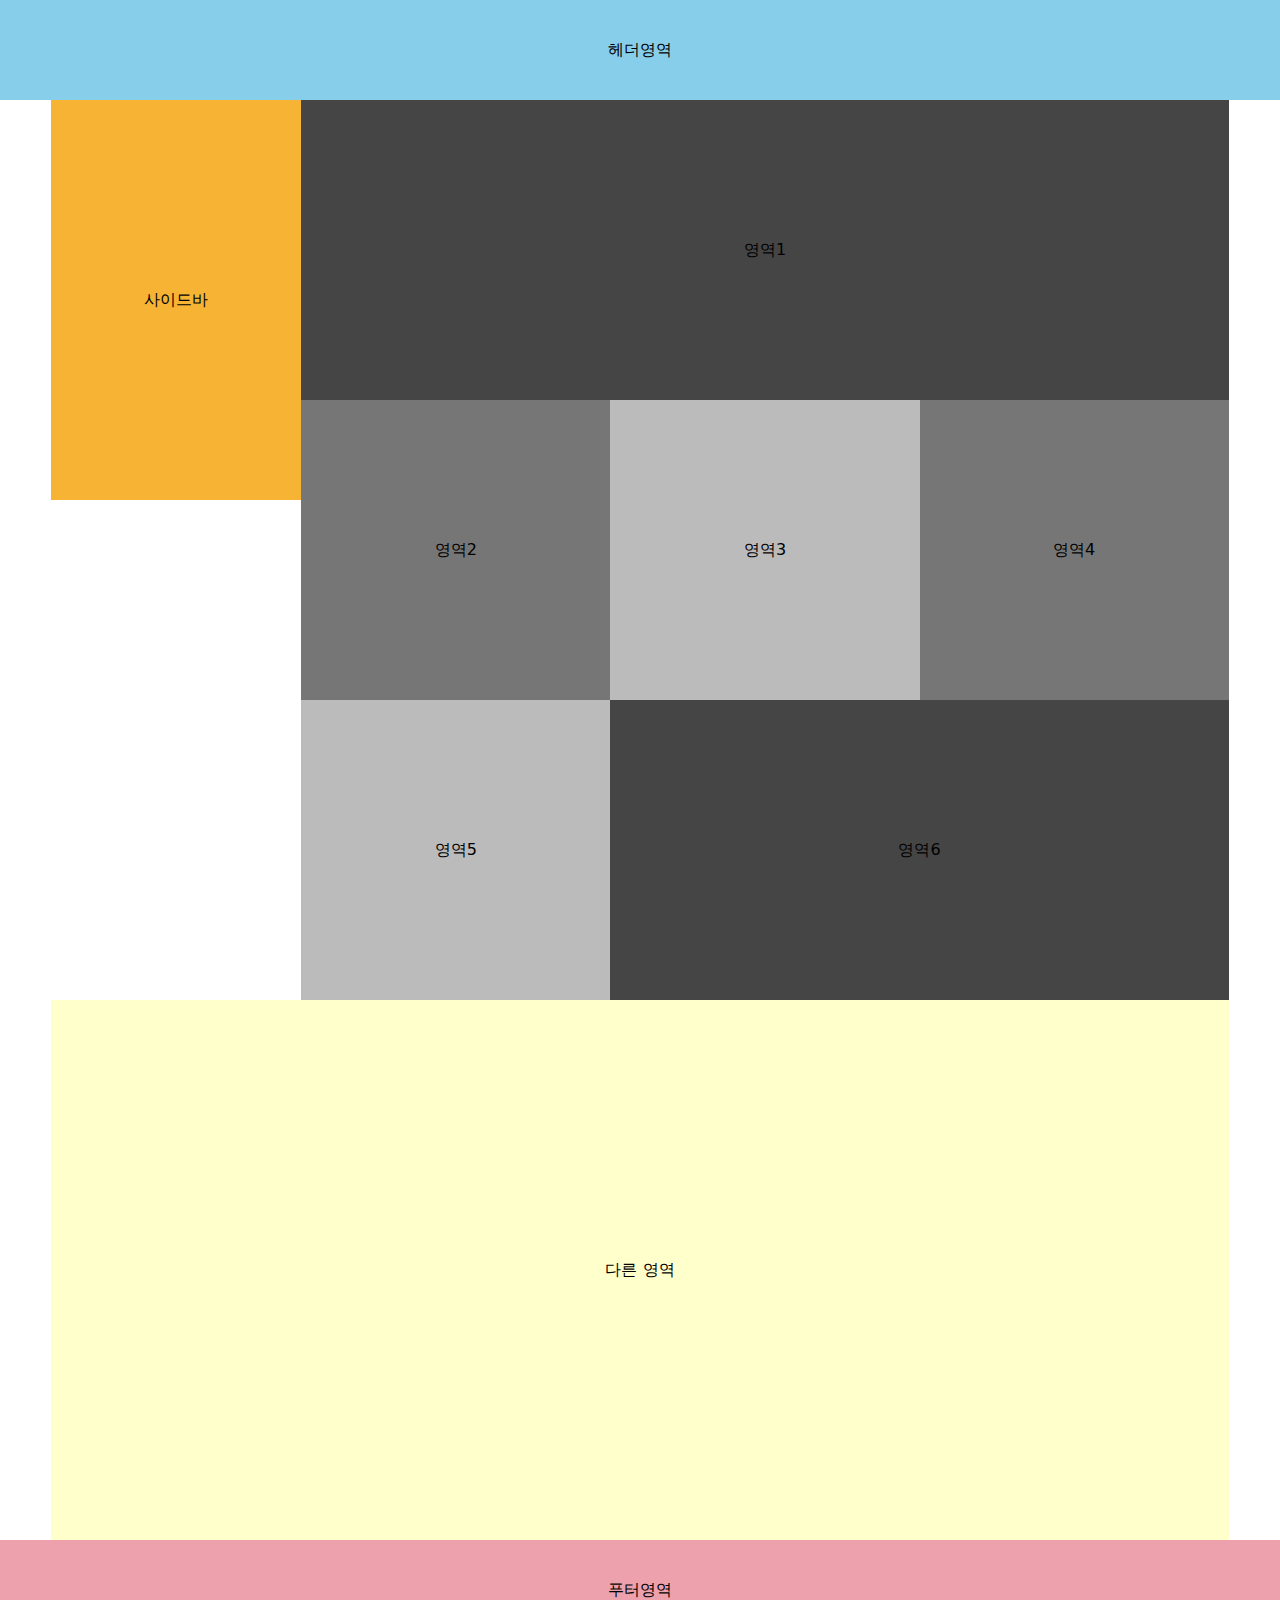
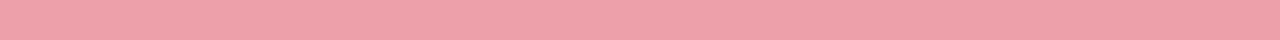
<file: team_meeting_0801/index.html>
<!DOCTYPE html>
<html lang="en">
  <head>
    <meta charset="UTF-8" />
    <meta name="viewport" content="width=device-width, initial-scale=1.0" />
    <title>팀미팅_퍼블리싱연습_0801</title>
    <link rel="stylesheet" href="./css/style.css" />
  </head>
  <body>
    <header>헤더영역</header>
    <main>
      <div class="wrap">
        <section class="section1">
          <aside>사이드바</aside>
          <div class="contents">
            <div class="box box1">영역1</div>
            <div class="box box2">영역2</div>
            <div class="box box3">영역3</div>
            <div class="box box4">영역4</div>
            <div class="box box5">영역5</div>
            <div class="box box6">영역6</div>
          </div>
        </section>
        <section class="section2"><p>다른 영역</p></section>
      </div>
    </main>
    <footer>푸터영역</footer>
  </body>
</html>
</file>
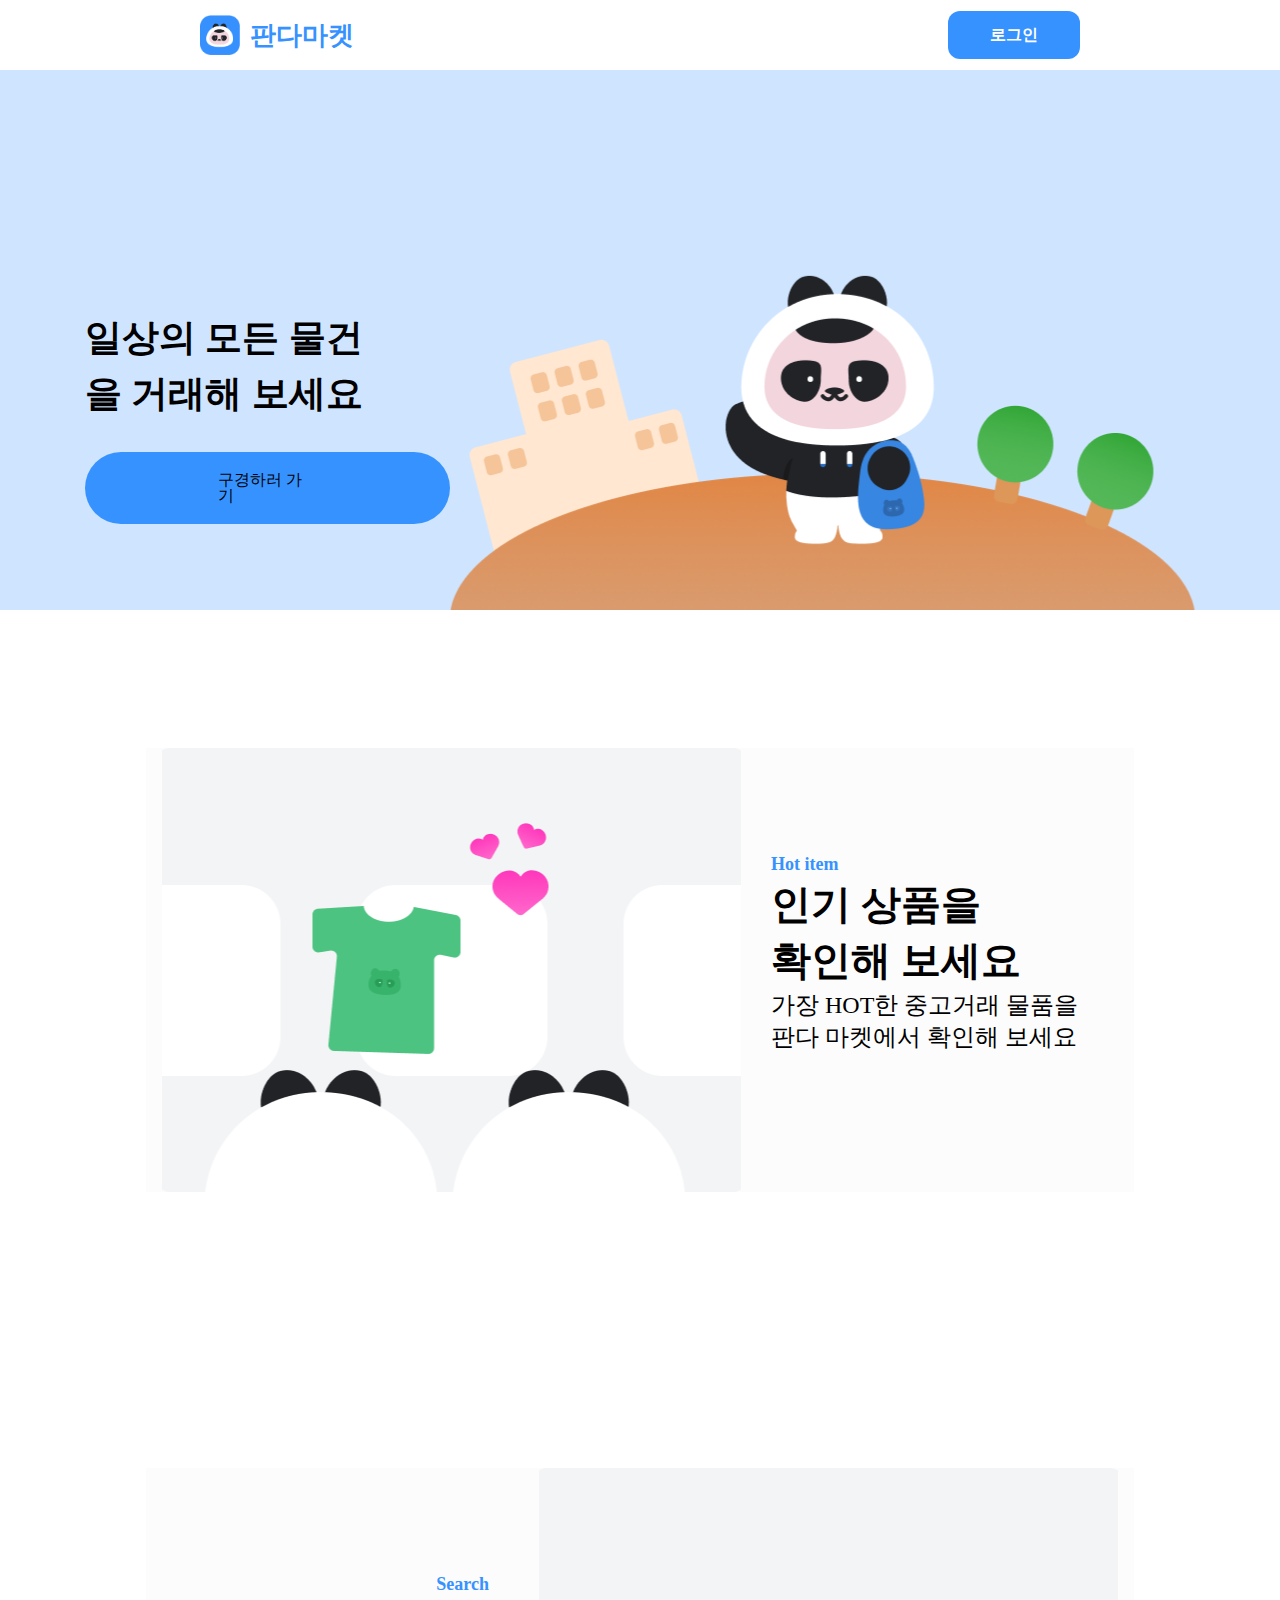
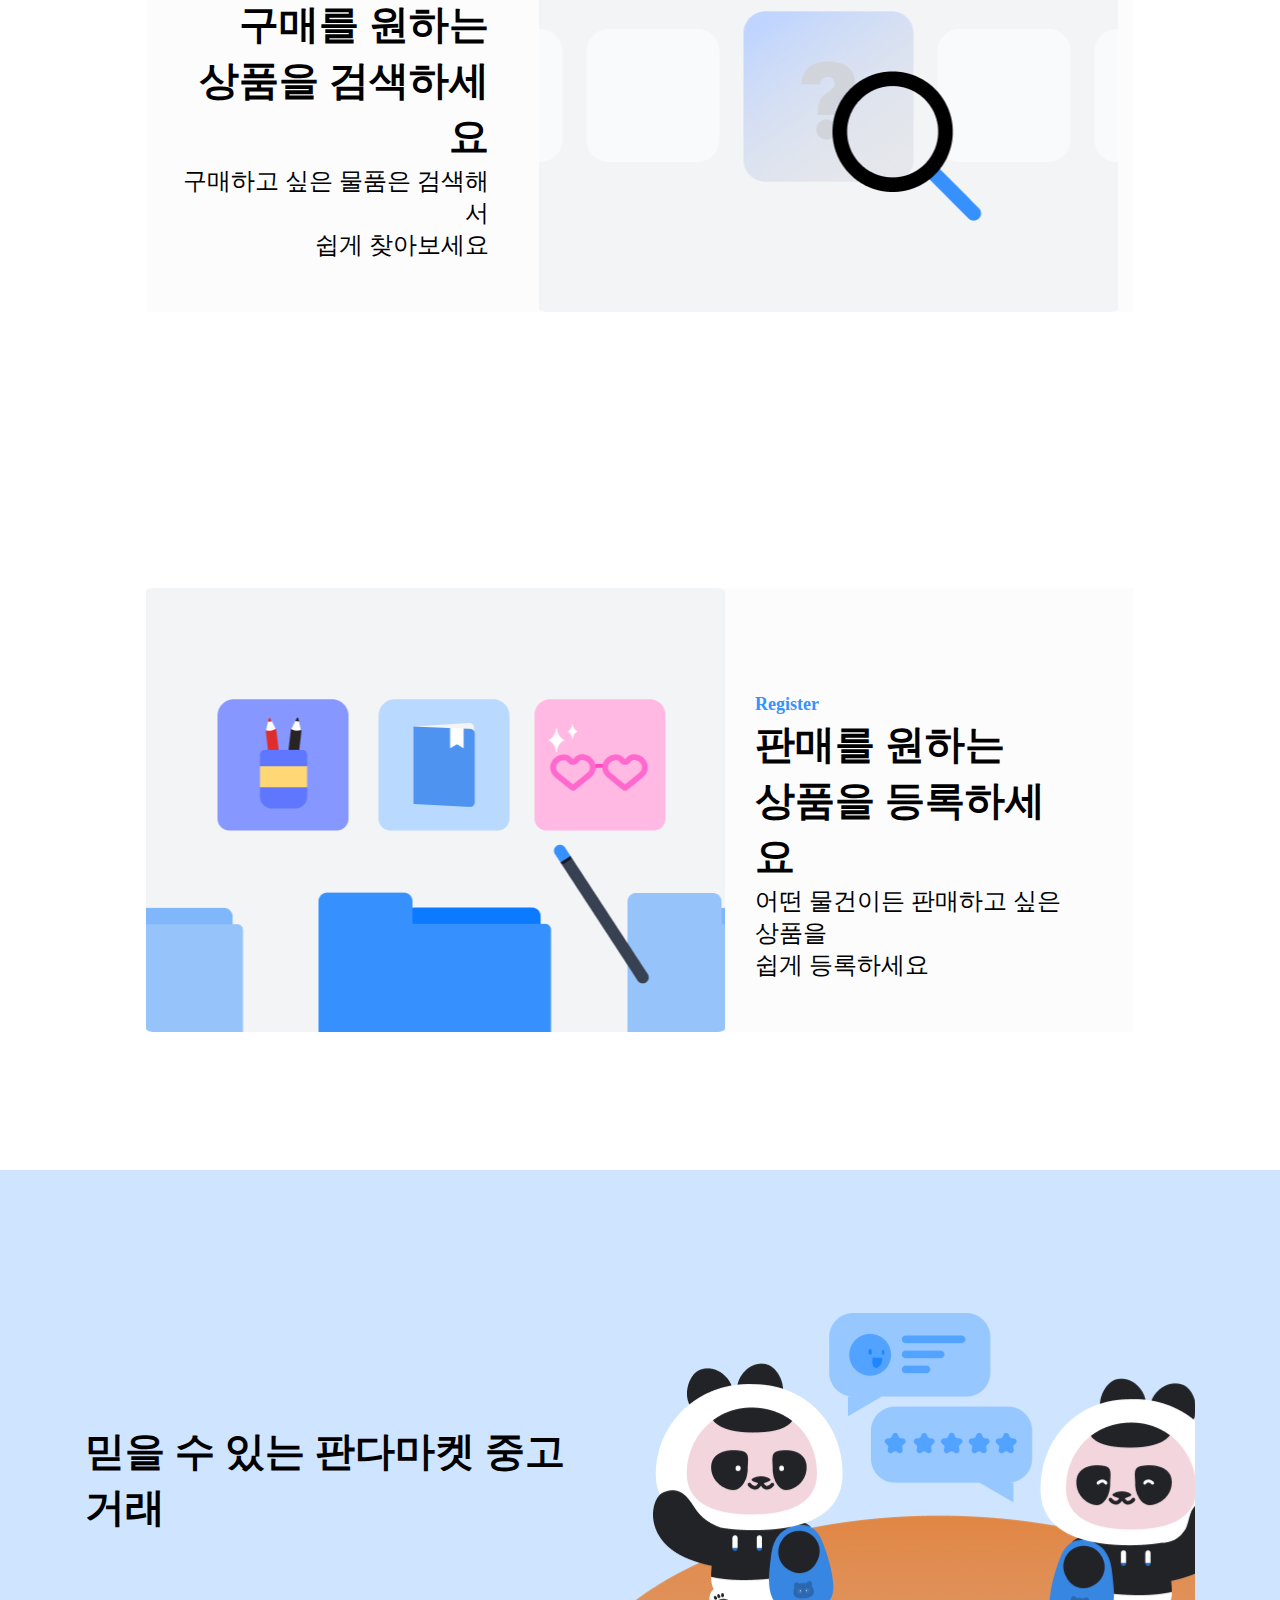
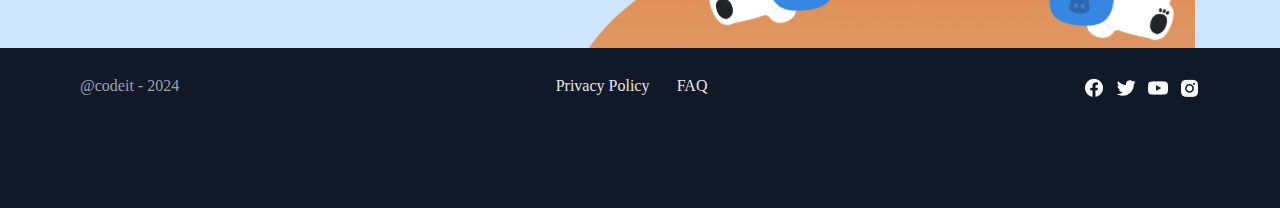
<file: 1.mision/html/1.mision.html>
<!DOCTYPE html>
<html lang="en">
<head>
    <meta charset="UTF-8">
    <meta name="viewport" content="width=device-width, initial-scale=1.0">
    <title>Document</title>
    <link rel="stylesheet" href="../css/import.css">
    <script src="https://code.jquery.com/jquery-3.7.1.min.js" integrity="sha256-/JqT3SQfawRcv/BIHPThkBvs0OEvtFFmqPF/lYI/Cxo=" crossorigin="anonymous"></script>
    <script src="../js/1.mision.js"></script>
</head>
<body>
    <header class="head">
        <a href="../html/rutepage.html" class="panda">
            <img class="face" src="../img/판다 얼굴.png" alt="">  
            <span>판다마켓</span>
        </a>
        <a href="../html/pagelogin.html" class="login">로그인</a>
    </header>
    <section class="section">
        <div class="flexwrap">
            <div class="wrap">
                <p>일상의 모든 물건을 거래해 보세요</p>
                <a href="../html/pageitems.html ">구경하러 가기</a>
            </div>
            <div class="backimg"></div>
        </div>
    </section>
    <main class="intro">
        <section class="padding-box">
            <div class="contentsize">
                <div class="cont-img hot"></div>            
                <div  class="cont-wrap grid">
                    <span>Hot item</span>
                    <strong>
                        인기 상품을<br> 
                        확인해 보세요
                    </strong>
                    <p>
                    가장 HOT한 중고거래 물품을<br> 
                    판다 마켓에서 확인해 보세요
                    </p>
                </div>
            </div>
        </section>
        <section class="padding-box">
            <div class="contentsize">
                <div class="cont-wrap cont-search">
                    <span>Search</span>
                    <strong>
                        구매를 원하는<br>
                        상품을 검색하세요
                    </strong>
                    <p>
                        구매하고 싶은 물품은 검색해서 <br> 
                        쉽게 찾아보세요
                    </p>
                </div>
                <div class="cont-img search"></div>            
            </div>
        </section>
        <section class="padding-box">
            <div class="contentsize">
                <div class="cont-img register"></div>            
                <div class="cont-wrap">
                    <span>Register</span>
                    <strong>
                        판매를 원하는<br>
                        상품을 등록하세요
                    </strong>
                    <p>
                        어떤 물건이든 판매하고 싶은 상품을<br>
                        쉽게 등록하세요
                    </p>
                </div>
            </div>
        </section>
    </main>
    <footer>
        <div class="foot">
            <div class="foot-wrap">
                <p>믿을 수 있는 판다마켓 중고 거래</p>
                <div class="foot-img"></div>
            </div>    
        </div>
        <div class="foot-bg">
            <ul class="foot-copyright">
                <li>@codeit - 2024</li>
                <li class="copyright">
                    <a href="../html/privacy.html">Privacy Policy</a>
                    <a href="../html/FAQ.html">FAQ</a>
                </li>
                <ul class="ikon">
                    <li>
                        <a href="https://www.facebook.com/" target="_blank"></a>
                    </li>
                    <li>
                        <a href="https://x.com/" target="_blank"></a>
                    </li>
                    <li>
                        <a href="https://www.youtube.com/?feature=youtu.be" target="_blank"></a>
                    </li>
                    <li>
                        <a href="https://www.instagram.com/" target="_blank"></a>
                    </li>
                </ul>
            </ul>
        </div>
    </footer>
</body>
</html>
</file>
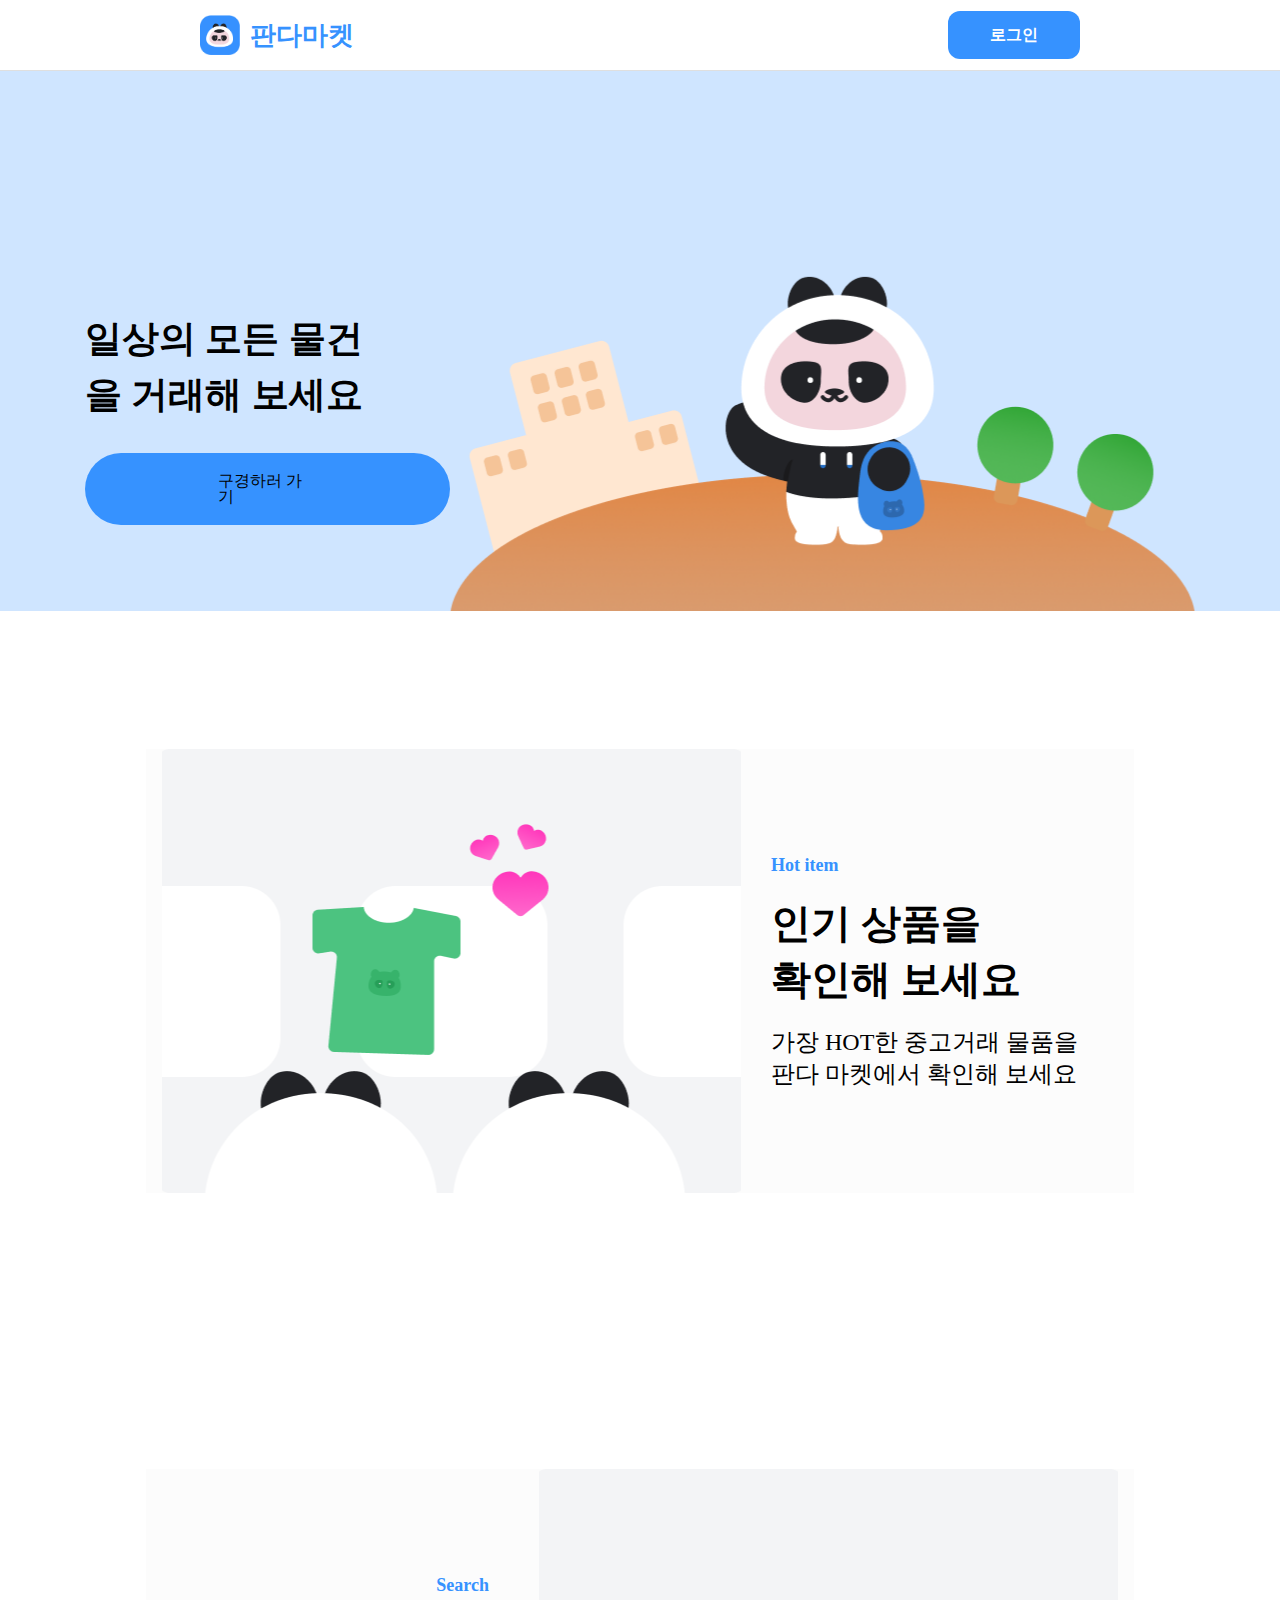
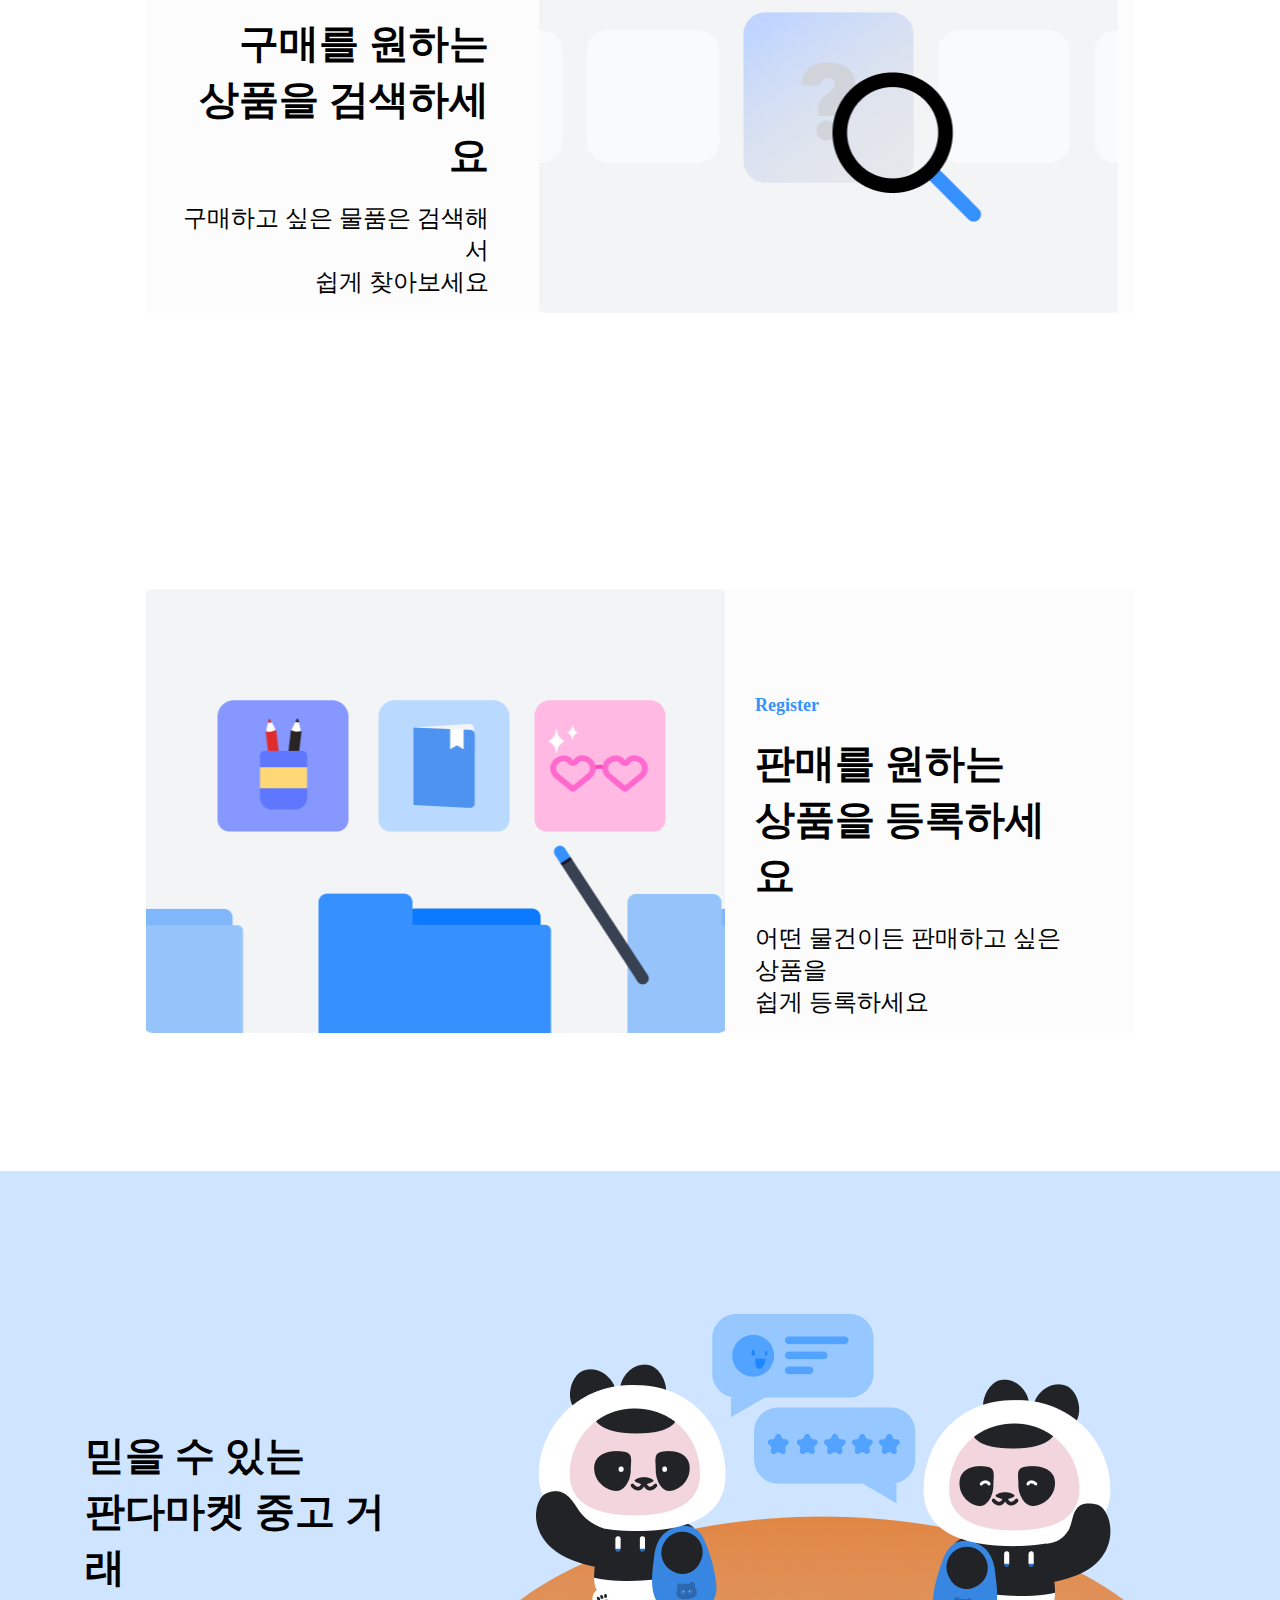
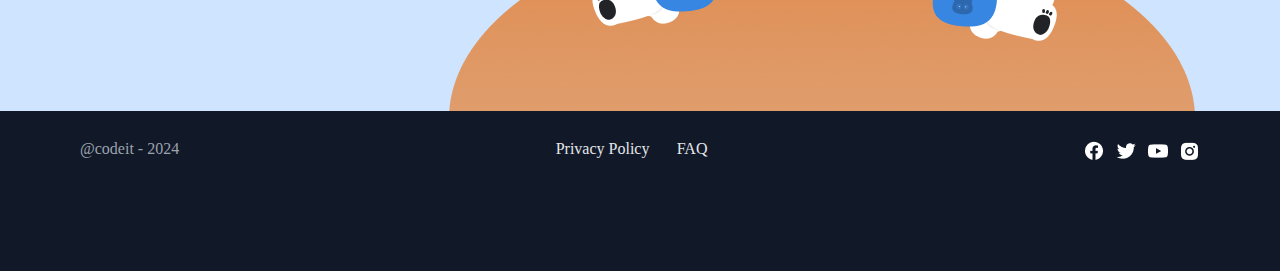
<file: mision/1.mision/html/1.mision.html>
<!DOCTYPE html>
<html lang="en">
<head>
    <meta charset="UTF-8">
    <meta name="viewport" content="width=device-width, initial-scale=1.0">
    <title>Document</title>
    <link rel="stylesheet" href="../css/import.css">
    <script src="https://code.jquery.com/jquery-3.7.1.min.js" integrity="sha256-/JqT3SQfawRcv/BIHPThkBvs0OEvtFFmqPF/lYI/Cxo=" crossorigin="anonymous"></script>
    <script src="../js/1.mision.js"></script>
</head>
<body>
    <header>
        <div class="head">
            <a href="./1.mision.html" class="panda">
                <img class="face" src="../img/판다 얼굴.png" alt="">  
                <span>판다마켓</span>
            </a>
            <a href="../html/pagelogin.html" class="login">로그인</a>
        </div>
    </header>
    <section class="section">
        <div class="flexwrap">
            <div class="wrap">
                <p>일상의 모든 물건을 거래해 보세요</p>
                <a href="../html/pageitems.html ">구경하러 가기</a>
            </div>
            <div class="backimg"></div>
        </div>
    </section>
    <main class="intro">
        <section class="padding-box">
            <div class="contentsize">
                <div class="cont-img hot"></div>            
                <div  class="cont-wrap grid">
                    <span>Hot item</span>
                    <strong>
                        인기 상품을<br> 
                        확인해 보세요
                    </strong>
                    <p>
                    가장 HOT한 중고거래 물품을<br> 
                    판다 마켓에서 확인해 보세요
                    </p>
                </div>
            </div>
        </section>
        <section class="padding-box">
            <div class="contentsize">
                <div class="cont-wrap cont-search">
                    <span>Search</span>
                    <strong>
                        구매를 원하는<br>
                        상품을 검색하세요
                    </strong>
                    <p>
                        구매하고 싶은 물품은 검색해서 <br> 
                        쉽게 찾아보세요
                    </p>
                </div>
                <div class="cont-img search"></div>            
            </div>
        </section>
        <section class="padding-box">
            <div class="contentsize">
                <div class="cont-img register"></div>            
                <div class="cont-wrap">
                    <span>Register</span>
                    <strong>
                        판매를 원하는<br>
                        상품을 등록하세요
                    </strong>
                    <p>
                        어떤 물건이든 판매하고 싶은 상품을<br>
                        쉽게 등록하세요
                    </p>
                </div>
            </div>
        </section>
    </main>
    <footer>
        <div class="foot">
            <div class="foot-wrap">
                <p>
                    믿을 수 있는<br>
                    판다마켓 중고 거래
                </p>
                <div class="foot-img"></div>
            </div>    
        </div>
        <div class="foot-bg">
            <ul class="foot-copyright">
                <li>@codeit - 2024</li>
                <li class="copyright">
                    <a href="../html/privacy.html">Privacy Policy</a>
                    <a href="../html/FAQ.html">FAQ</a>
                </li>
                <ul class="ikon">
                    <li>
                        <a href="https://www.facebook.com/" target="_blank"></a>
                    </li>
                    <li>
                        <a href="https://x.com/" target="_blank"></a>
                    </li>
                    <li>
                        <a href="https://www.youtube.com/?feature=youtu.be" target="_blank"></a>
                    </li>
                    <li>
                        <a href="https://www.instagram.com/" target="_blank"></a>
                    </li>
                </ul>
            </ul>
        </div>
    </footer>
</body>
</html>
</file>
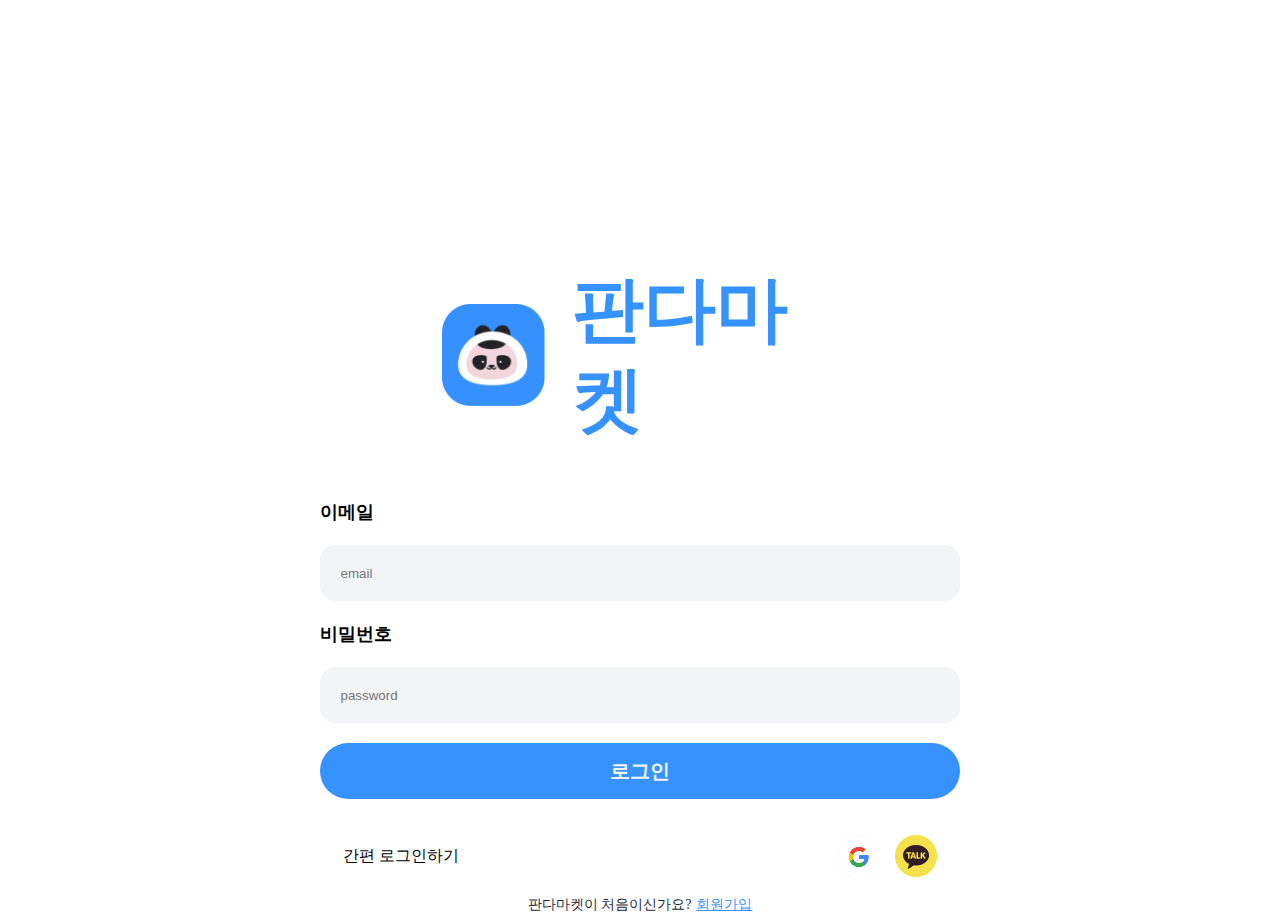
<file: mision/1.mision/html/pagelogin.html>
<!DOCTYPE html>
<html lang="en">
<head>
    <meta charset="UTF-8">
    <meta name="viewport" content="width=device-width, initial-scale=1.0">
    <title>login</title>
    <link rel="stylesheet" href="../css/import.css">

</head>
<body>
    <section class="login-area login_contsize">
        <a href="./1.mision.html " class="login-head">
        <img class="login-panda" src="../img/판다 얼굴.png" alt="">
        <h1>판다마켓</h1>
        </a>
        <form action="">
            <label for="">이메일</label>
            <input type="email" id="email" name="email" class="text" placeholder="email">
            <label for="">비밀번호</label>
            <input type="password" id="password" name="password" class="text" placeholder="password">
            <input type="submit" id="submit" value="로그인">
        </form>
        
        <div class="Easy-login">
            <span>간편 로그인하기</span>
            <a href="https://www.google.com/" class="google"></a>
            <a href="https://www.kakaocorp.com/page/" class="kakao"></a>
        </div>
        <p>판다마켓이 처음이신가요?<a href="../html/signup-page.html" class="sign-up">회원가입</a></p>
    </section>
</body>
</html>
</file>
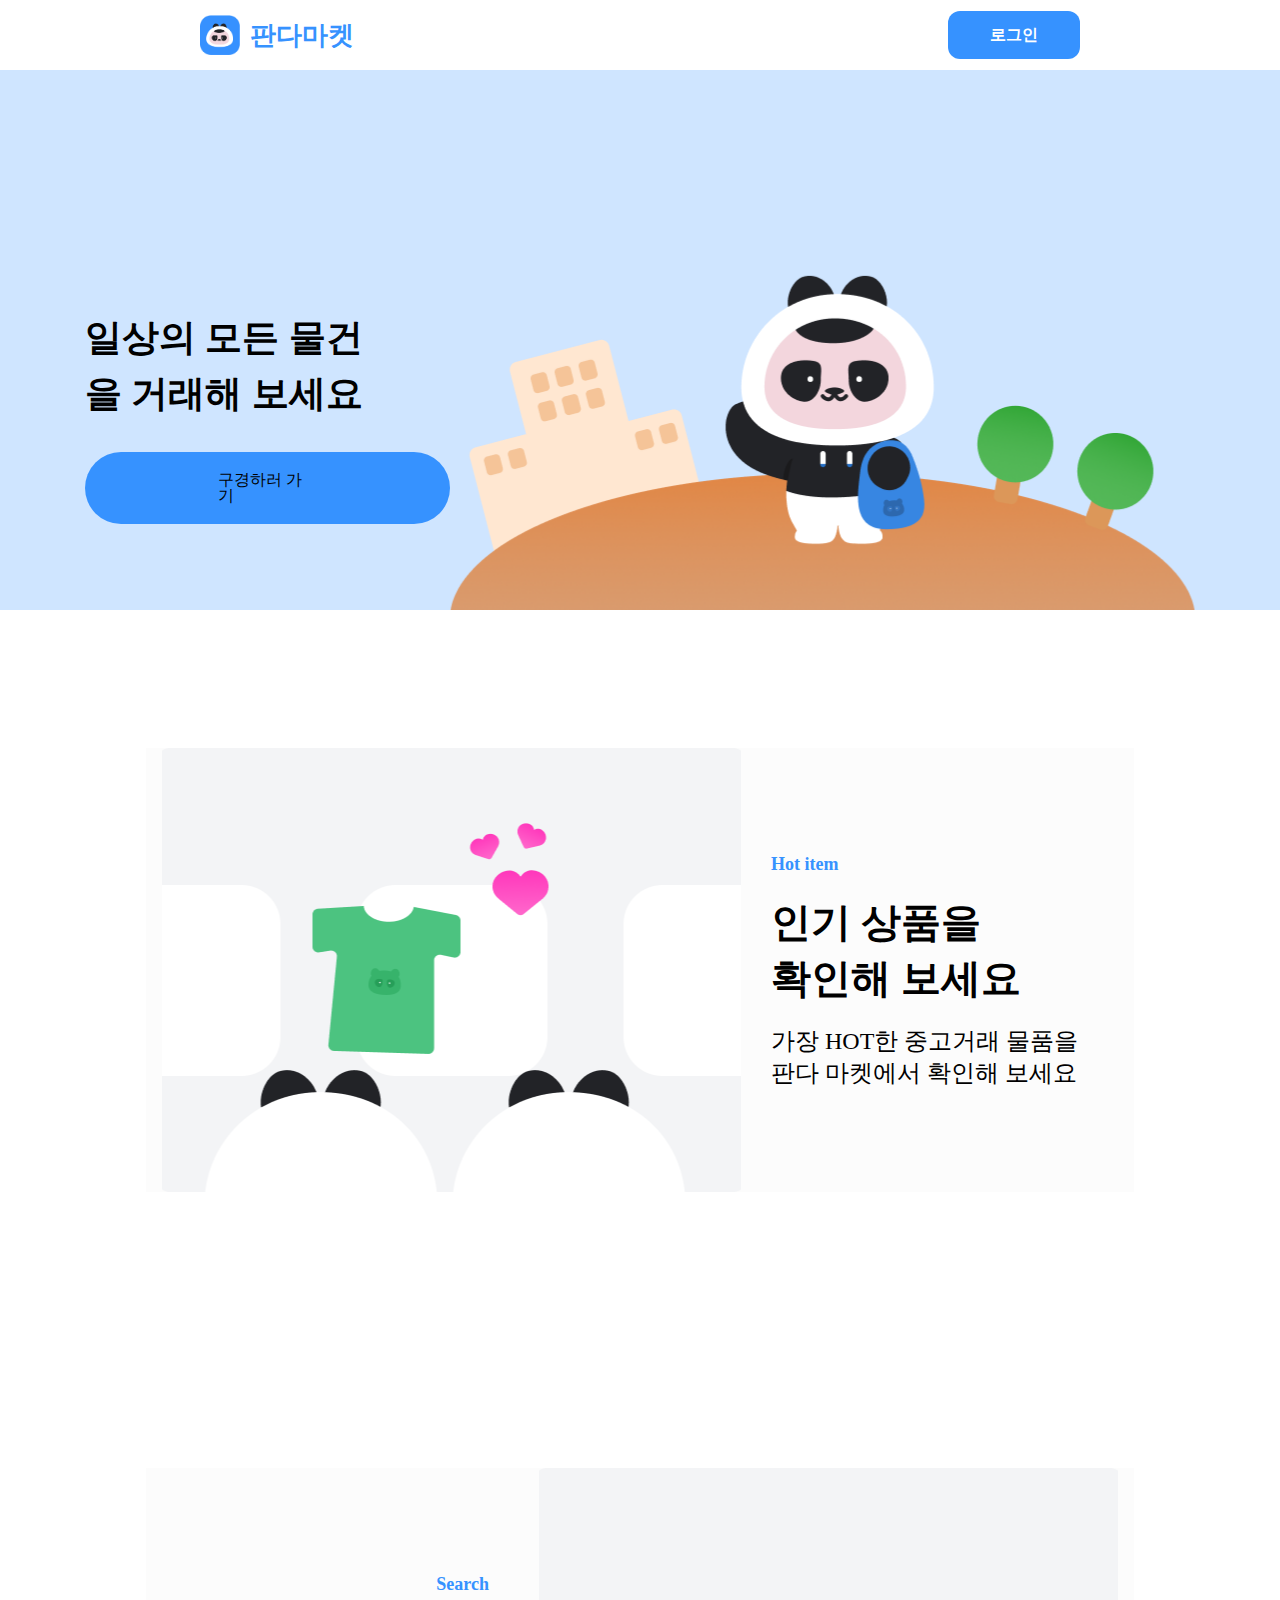
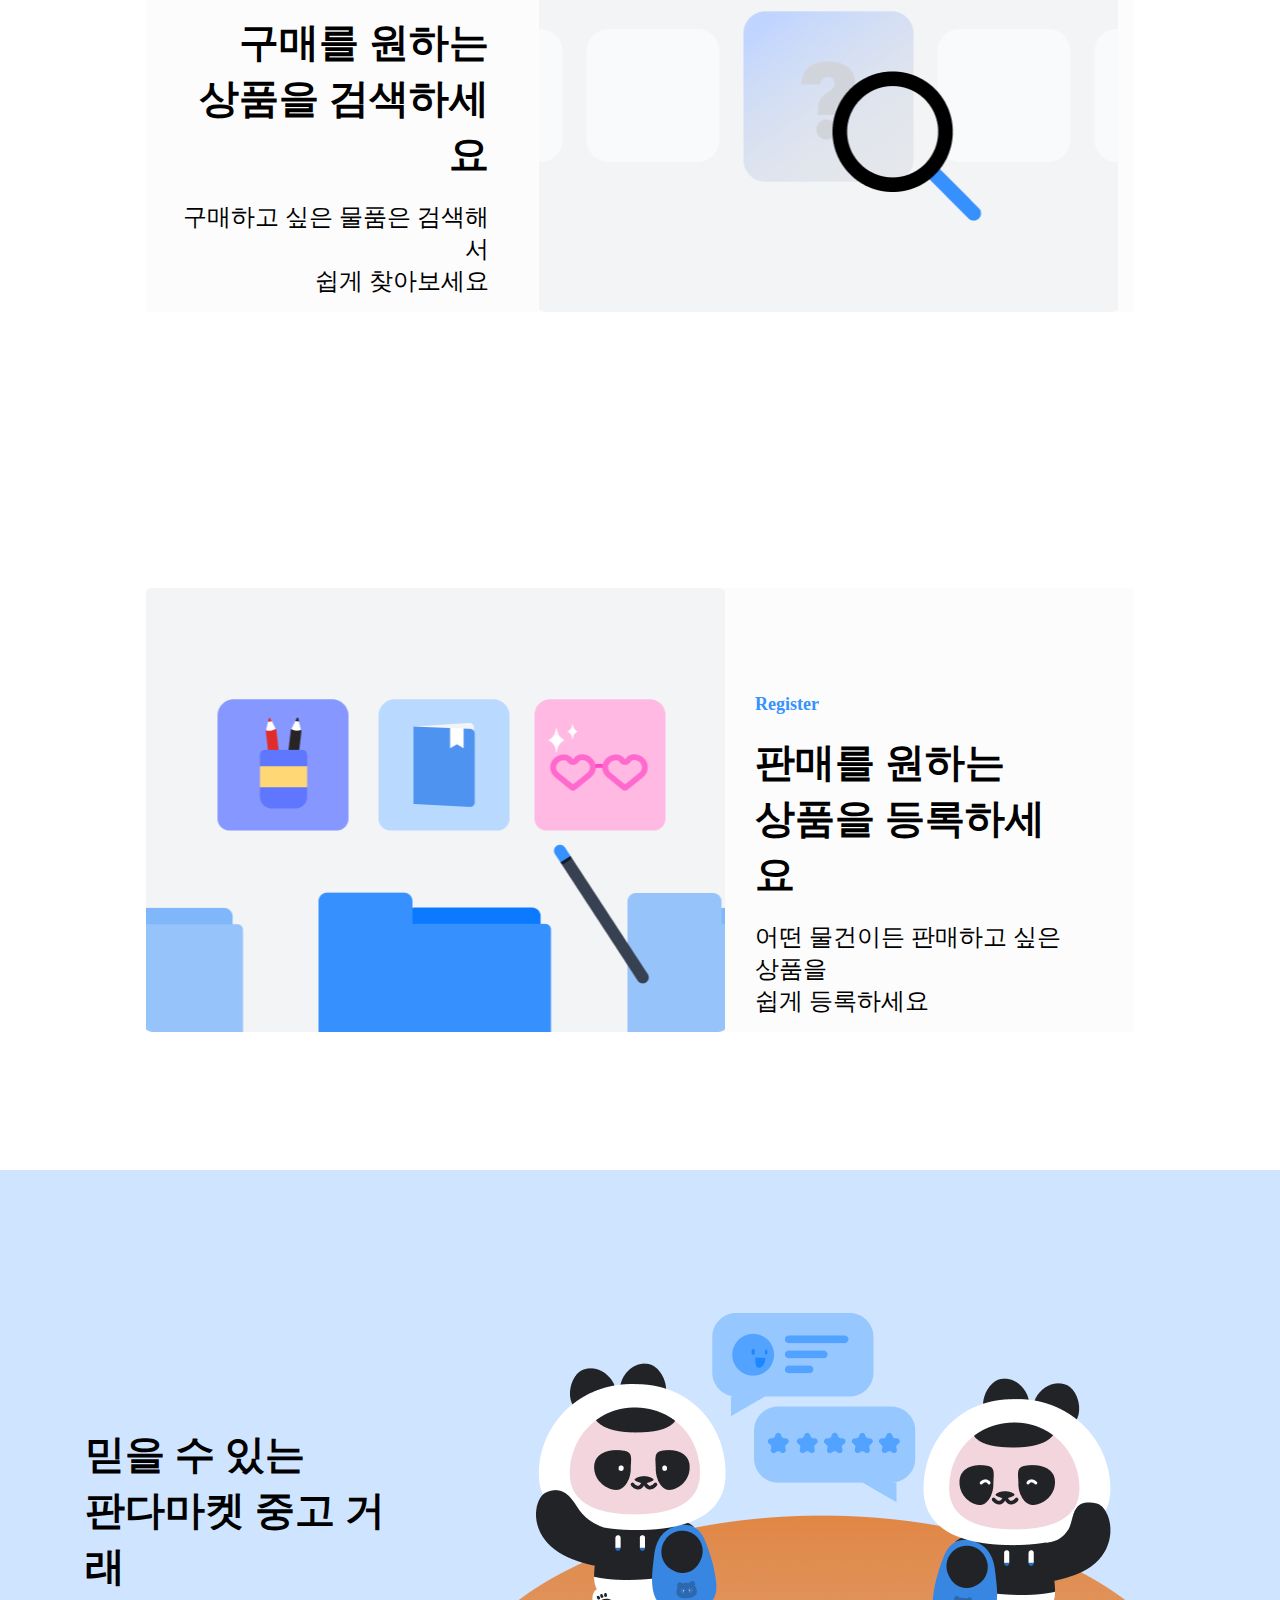
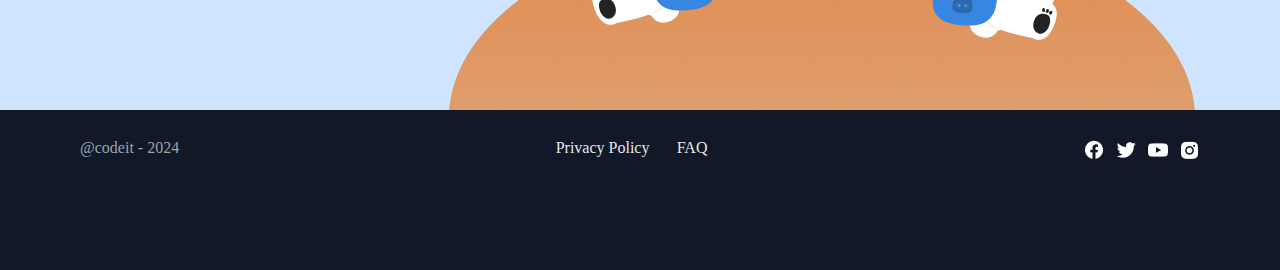
<file: codiet sprint mision/mision/1.mision/html/1.mision.html>
<!DOCTYPE html>
<html lang="en">
<head>
    <meta charset="UTF-8">
    <meta name="viewport" content="width=device-width, initial-scale=1.0">
    <title>Document</title>
    <link rel="stylesheet" href="../css/import.css">
    <script src="https://code.jquery.com/jquery-3.7.1.min.js" integrity="sha256-/JqT3SQfawRcv/BIHPThkBvs0OEvtFFmqPF/lYI/Cxo=" crossorigin="anonymous"></script>
    <script src="../js/1.mision.js"></script>
</head>
<body>
    <header class="head">
        <a href="../html/rutepage.html" class="panda">
            <img class="face" src="../img/판다 얼굴.png" alt="">  
            <span>판다마켓</span>
        </a>
        <a href="../html/pagelogin.html" class="login">로그인</a>
    </header>
    <section class="section">
        <div class="flexwrap">
            <div class="wrap">
                <p>일상의 모든 물건을 거래해 보세요</p>
                <a href="../html/pageitems.html ">구경하러 가기</a>
            </div>
            <div class="backimg"></div>
        </div>
    </section>
    <main class="intro">
        <section class="padding-box">
            <div class="contentsize">
                <div class="cont-img hot"></div>            
                <div  class="cont-wrap grid">
                    <span>Hot item</span>
                    <strong>
                        인기 상품을<br> 
                        확인해 보세요
                    </strong>
                    <p>
                    가장 HOT한 중고거래 물품을<br> 
                    판다 마켓에서 확인해 보세요
                    </p>
                </div>
            </div>
        </section>
        <section class="padding-box">
            <div class="contentsize">
                <div class="cont-wrap cont-search">
                    <span>Search</span>
                    <strong>
                        구매를 원하는<br>
                        상품을 검색하세요
                    </strong>
                    <p>
                        구매하고 싶은 물품은 검색해서 <br> 
                        쉽게 찾아보세요
                    </p>
                </div>
                <div class="cont-img search"></div>            
            </div>
        </section>
        <section class="padding-box">
            <div class="contentsize">
                <div class="cont-img register"></div>            
                <div class="cont-wrap">
                    <span>Register</span>
                    <strong>
                        판매를 원하는<br>
                        상품을 등록하세요
                    </strong>
                    <p>
                        어떤 물건이든 판매하고 싶은 상품을<br>
                        쉽게 등록하세요
                    </p>
                </div>
            </div>
        </section>
    </main>
    <footer>
        <div class="foot">
            <div class="foot-wrap">
                <p>
                    믿을 수 있는<br>
                    판다마켓 중고 거래
                </p>
                <div class="foot-img"></div>
            </div>    
        </div>
        <div class="foot-bg">
            <ul class="foot-copyright">
                <li>@codeit - 2024</li>
                <li class="copyright">
                    <a href="../html/privacy.html">Privacy Policy</a>
                    <a href="../html/FAQ.html">FAQ</a>
                </li>
                <ul class="ikon">
                    <li>
                        <a href="https://www.facebook.com/" target="_blank"></a>
                    </li>
                    <li>
                        <a href="https://x.com/" target="_blank"></a>
                    </li>
                    <li>
                        <a href="https://www.youtube.com/?feature=youtu.be" target="_blank"></a>
                    </li>
                    <li>
                        <a href="https://www.instagram.com/" target="_blank"></a>
                    </li>
                </ul>
            </ul>
        </div>
    </footer>
</body>
</html>
</file>
<file: team_meeting_0801/css/style.css>
@import url(./reset.css);

/* 컬러변수 */
:root {
  --white: #fff;
  --yellow: #ffc;
  --pink: rgb(236, 161, 173);
  --sky: skyblue;
  --orange: rgb(247, 179, 52);
  --green: rgb(118, 221, 118);
  --gray: #767676;
  --lightGray: #bbb;
  --deepGray: #454545;
}

body {
  background-color: #fff;
  margin: 0;
}

.wrap {
  width: 92vw;
  height: 100%;
  margin: 0 auto;
}

/* 헤더 */
header {
  background-color: var(--sky);
  width: 100%;
  height: 100px;
  display: flex;
  justify-content: center;
  align-items: center;
  /* 스크롤 상관없이 위치 고정해주세요 */
  position: sticky;
  top: 0;
  z-index: 1;
}

.section1 {
  position: relative;
  width: 100%;
  height: 100vh;
  display: flex;
}

.section1 aside {
  display: flex;
  justify-content: center;
  align-items: center;
  width: 250px;
  height: 400px;
  background-color: var(--orange);
  /* 스크롤시 따라오게 고정해주세요 */
  position: sticky;
  top: 100px;
}

.contents {
  width: calc(100% - 250px);
  height: 100%;
  display: grid;
  grid-template-columns: repeat(3 , 1fr);
  grid-template-rows: repeat(3 , 1fr);
}

.contents .box {
  display: flex;
  justify-content: center;
  align-items: center;
}

.contents .box:nth-child(2n) {
  background-color: var(--gray);
}

.contents .box:nth-child(2n + 1) {
  background-color: var(--lightGray);
}
.contents .box:first-child,
.contents .box:last-child {
  background-color: var(--deepGray);
}
.box1{grid-column:span 3;}
.box6{grid-column:span 2;}

.section2 {
  width: 100%;
  height: 60vh;
  display: flex;
  justify-content: center;
  align-items: center;
  background-color: var(--yellow);
}

/* 푸터 */
footer {
  width: 100%;
  height: 100px;
  background-color: var(--pink);
  display: flex;
  justify-content: center;
  align-items: center;
}
</file>
<file: 1.mision/css/import.css>
@import url(../css/reset.css);
@import url(../css/global.css);
@import url(../css/page.css);
</file>
<file: mision/1.mision/css/import.css>
@import url(../css/reset.css);
@import url(../css/global.css);
@import url(../css/page.css);
@import url(../css/style.css);
</file>
<file: codiet sprint mision/mision/1.mision/css/import.css>
@import url(../css/reset.css);
@import url(../css/global.css);
@import url(../css/page.css);
</file>
